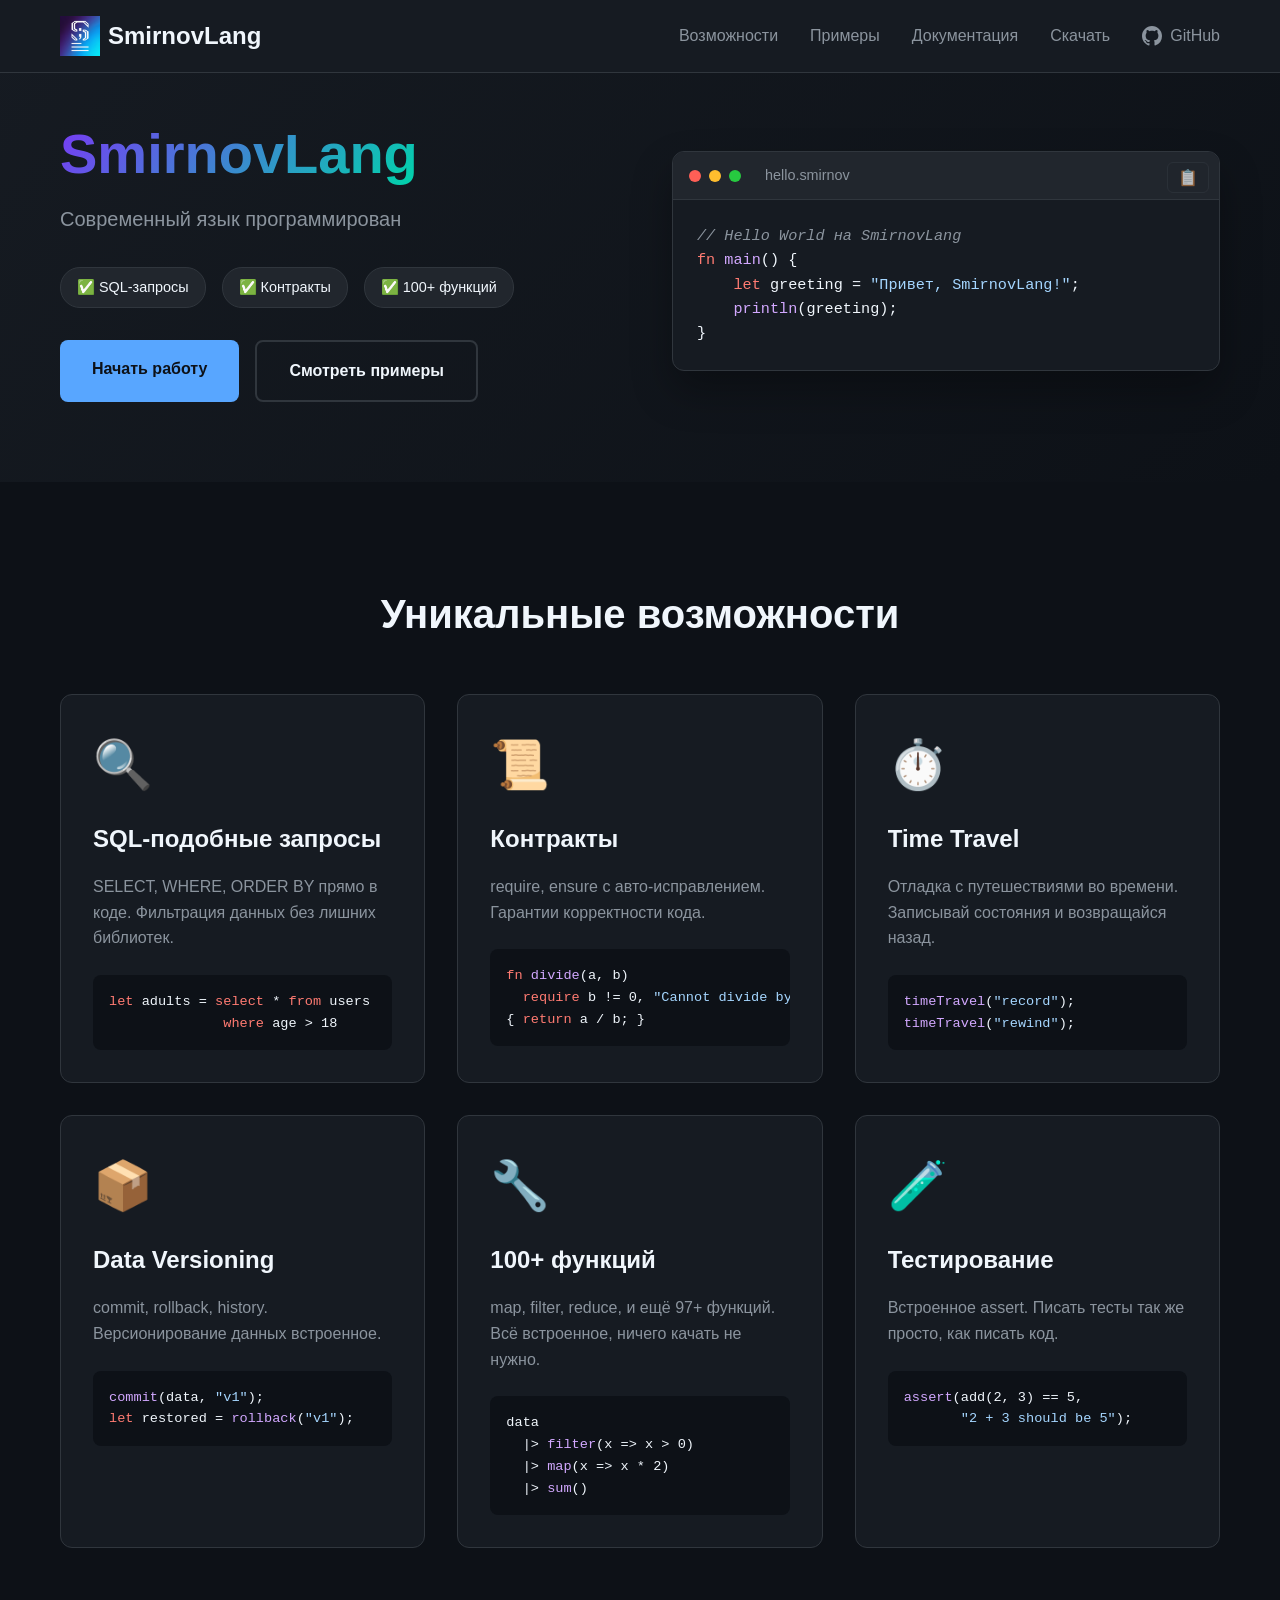
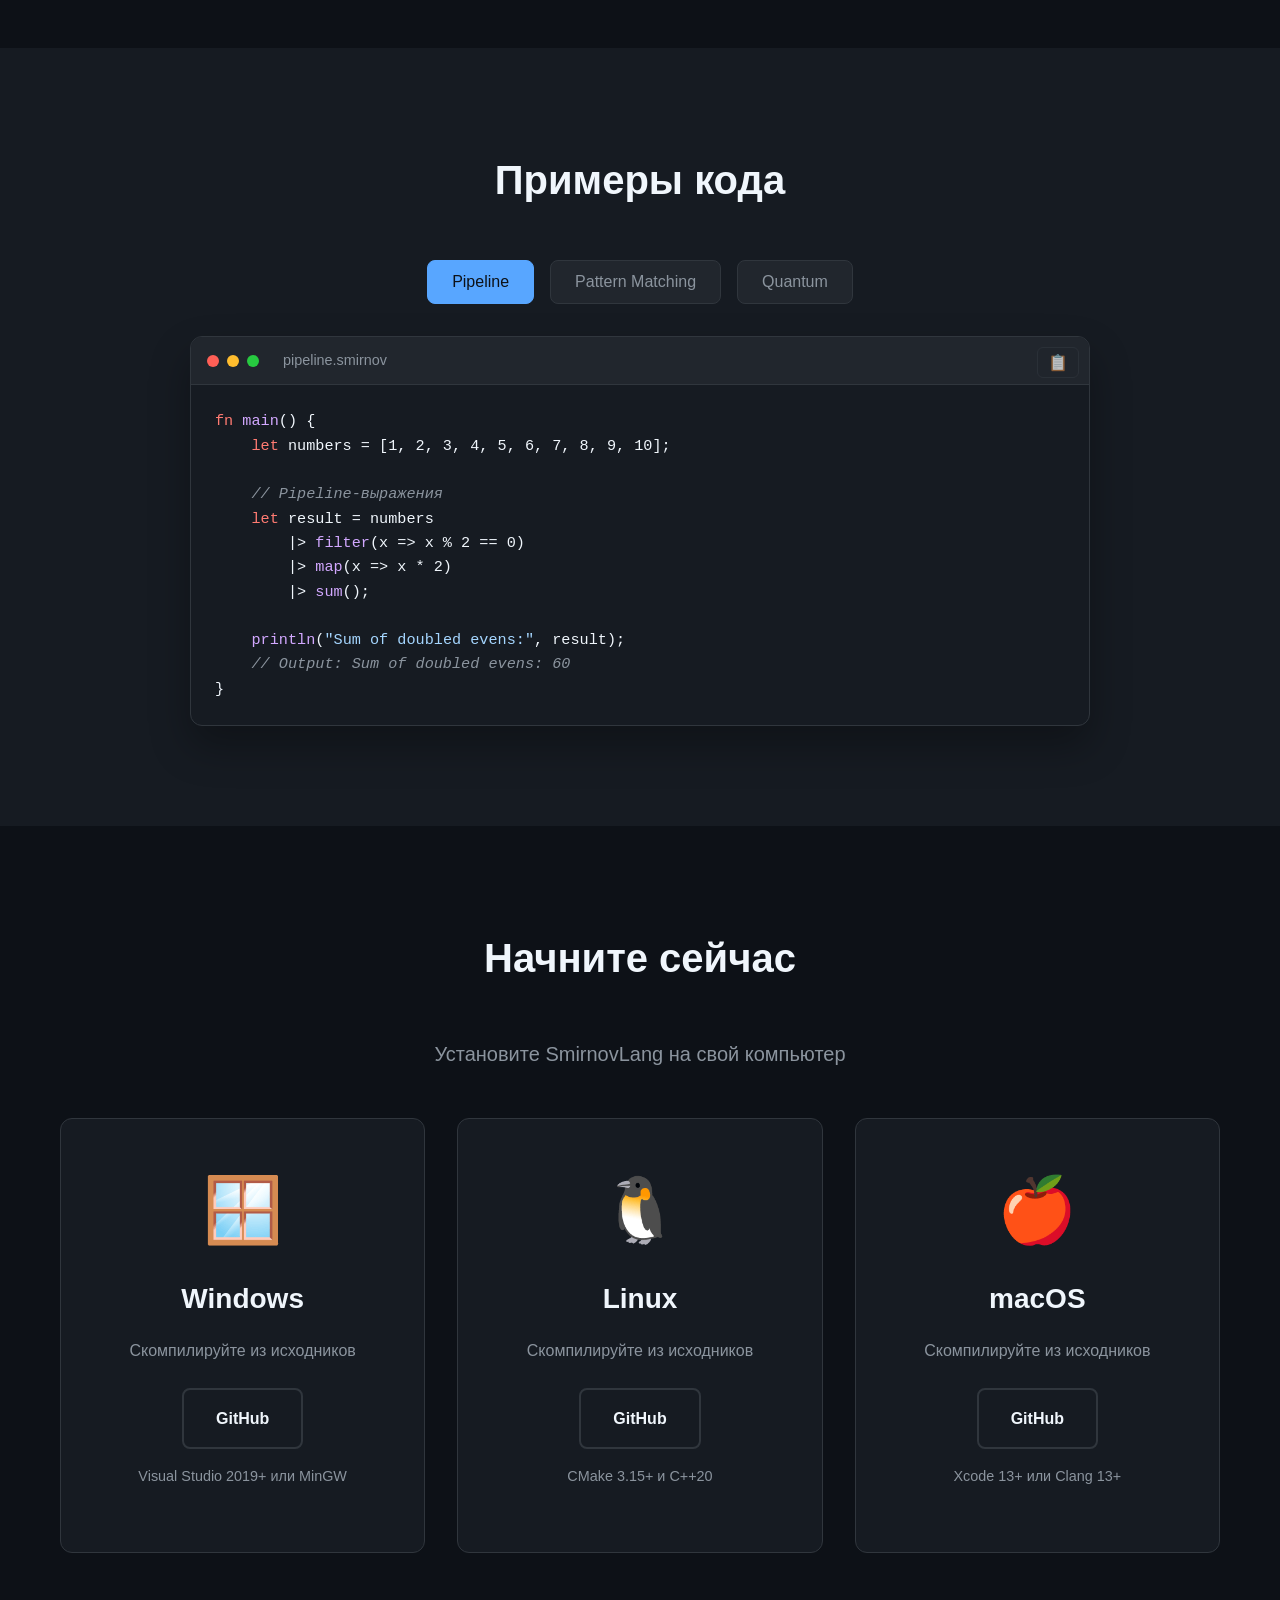
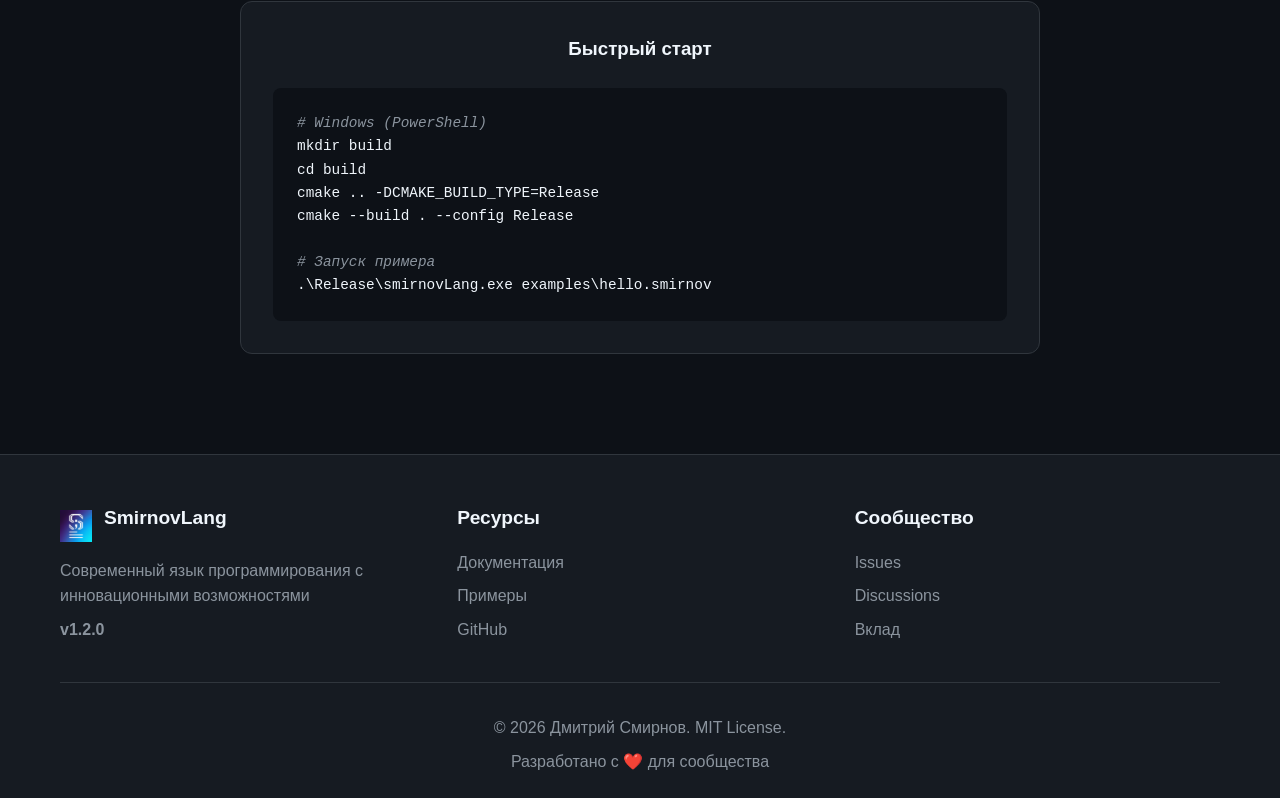
<file: index.html>
<!DOCTYPE html>
<html lang="ru">
<head>
    <meta charset="UTF-8">
    <meta name="viewport" content="width=device-width, initial-scale=1.0">
    <title>SmirnovLang — Современный язык программирования</title>
    <meta name="description" content="Современный язык программирования с инновационными возможностями: SQL-запросы, контракты, time travel debugging и 100+ встроенных функций">
    <link rel="stylesheet" href="css/style.css">
    <link rel="icon" type="image/png" href="logo.png">
</head>
<body>
    <!-- Navigation -->
    <nav class="navbar">
        <div class="container">
            <div class="nav-brand">
                <img src="logo.png" alt="Logo" class="nav-logo">
                <span class="brand-name">SmirnovLang</span>
            </div>
            <ul class="nav-menu">
                <li><a href="#features" class="nav-link">Возможности</a></li>
                <li><a href="#examples" class="nav-link">Примеры</a></li>
                <li><a href="docs/index.html" class="nav-link">Документация</a></li>
                <li><a href="#download" class="nav-link">Скачать</a></li>
                <li><a href="https://github.com/ainsonet/smirnovlang" target="_blank" class="nav-link nav-github">
                    <svg viewBox="0 0 24 24" width="20" height="20" fill="currentColor">
                        <path d="M12 0C5.37 0 0 5.37 0 12c0 5.31 3.435 9.795 8.205 11.385.6.105.825-.255.825-.57 0-.285-.015-1.23-.015-2.235-3.015.555-3.795-.735-4.035-1.41-.135-.345-.72-1.41-1.23-1.695-.42-.225-1.02-.78-.015-.795.945-.015 1.62.87 1.845 1.23 1.08 1.815 2.805 1.305 3.495.99.105-.78.42-1.305.765-1.605-2.67-.3-5.46-1.335-5.46-5.925 0-1.305.465-2.385 1.23-3.225-.12-.3-.54-1.53.12-3.18 0 0 1.005-.315 3.3 1.23.96-.27 1.98-.405 3-.405s2.04.135 3 .405c2.295-1.56 3.3-1.23 3.3-1.23.66 1.65.24 2.88.12 3.18.765.84 1.23 1.905 1.23 3.225 0 4.605-2.805 5.625-5.475 5.925.435.375.81 1.095.81 2.22 0 1.605-.015 2.895-.015 3.3 0 .315.225.69.825.57A12.02 12.02 0 0024 12c0-6.63-5.37-12-12-12z"/>
                    </svg>
                    GitHub
                </a></li>
            </ul>
            <button class="nav-toggle" id="navToggle">
                <span></span>
                <span></span>
                <span></span>
            </button>
        </div>
    </nav>

    <!-- Hero Section -->
    <section class="hero">
        <div class="container">
            <div class="hero-content">
                <h1 class="hero-title">
                    <span class="gradient-text">SmirnovLang</span>
                </h1>
                <p class="hero-subtitle">
                    Современный язык программирования с инновационными возможностями
                </p>
                <div class="hero-features">
                    <span class="feature-badge">✅ SQL-запросы</span>
                    <span class="feature-badge">✅ Контракты</span>
                    <span class="feature-badge">✅ 100+ функций</span>
                </div>
                <div class="hero-buttons">
                    <a href="#download" class="btn btn-primary">Начать работу</a>
                    <a href="#examples" class="btn btn-secondary">Смотреть примеры</a>
                </div>
            </div>
            <div class="hero-code">
                <div class="code-window">
                    <div class="code-header">
                        <span class="code-dot red"></span>
                        <span class="code-dot yellow"></span>
                        <span class="code-dot green"></span>
                        <span class="code-title">hello.smirnov</span>
                    </div>
                    <pre class="code-content"><code><span class="code-comment">// Hello World на SmirnovLang</span>
<span class="code-keyword">fn</span> <span class="code-function">main</span>() {
    <span class="code-keyword">let</span> greeting = <span class="code-string">"Привет, SmirnovLang!"</span>;
    <span class="code-function">println</span>(greeting);
}</code></pre>
                </div>
            </div>
        </div>
    </section>

    <!-- Features Section -->
    <section id="features" class="features">
        <div class="container">
            <h2 class="section-title">Уникальные возможности</h2>
            <div class="features-grid">
                <div class="feature-card">
                    <div class="feature-icon">🔍</div>
                    <h3>SQL-подобные запросы</h3>
                    <p>SELECT, WHERE, ORDER BY прямо в коде. Фильтрация данных без лишних библиотек.</p>
                    <pre><code><span class="code-keyword">let</span> adults = <span class="code-keyword">select</span> * <span class="code-keyword">from</span> users 
              <span class="code-keyword">where</span> age > 18</code></pre>
                </div>
                <div class="feature-card">
                    <div class="feature-icon">📜</div>
                    <h3>Контракты</h3>
                    <p>require, ensure с авто-исправлением. Гарантии корректности кода.</p>
                    <pre><code><span class="code-keyword">fn</span> <span class="code-function">divide</span>(a, b)
  <span class="code-keyword">require</span> b != 0, <span class="code-string">"Cannot divide by zero"</span>
{ <span class="code-keyword">return</span> a / b; }</code></pre>
                </div>
                <div class="feature-card">
                    <div class="feature-icon">⏱️</div>
                    <h3>Time Travel</h3>
                    <p>Отладка с путешествиями во времени. Записывай состояния и возвращайся назад.</p>
                    <pre><code><span class="code-function">timeTravel</span>(<span class="code-string">"record"</span>);
<span class="code-function">timeTravel</span>(<span class="code-string">"rewind"</span>);</code></pre>
                </div>
                <div class="feature-card">
                    <div class="feature-icon">📦</div>
                    <h3>Data Versioning</h3>
                    <p>commit, rollback, history. Версионирование данных встроенное.</p>
                    <pre><code><span class="code-function">commit</span>(data, <span class="code-string">"v1"</span>);
<span class="code-keyword">let</span> restored = <span class="code-function">rollback</span>(<span class="code-string">"v1"</span>);</code></pre>
                </div>
                <div class="feature-card">
                    <div class="feature-icon">🔧</div>
                    <h3>100+ функций</h3>
                    <p>map, filter, reduce, и ещё 97+ функций. Всё встроенное, ничего качать не нужно.</p>
                    <pre><code>data 
  |> <span class="code-function">filter</span>(x => x > 0)
  |> <span class="code-function">map</span>(x => x * 2)
  |> <span class="code-function">sum</span>()</code></pre>
                </div>
                <div class="feature-card">
                    <div class="feature-icon">🧪</div>
                    <h3>Тестирование</h3>
                    <p>Встроенное assert. Писать тесты так же просто, как писать код.</p>
                    <pre><code><span class="code-function">assert</span>(add(2, 3) == 5, 
       <span class="code-string">"2 + 3 should be 5"</span>);</code></pre>
                </div>
            </div>
        </div>
    </section>

    <!-- Examples Section -->
    <section id="examples" class="examples">
        <div class="container">
            <h2 class="section-title">Примеры кода</h2>
            <div class="examples-tabs">
                <button class="tab-btn active" data-tab="pipeline">Pipeline</button>
                <button class="tab-btn" data-tab="pattern">Pattern Matching</button>
                <button class="tab-btn" data-tab="quantum">Quantum</button>
            </div>
            <div class="tab-content">
                <div class="tab-pane active" id="pipeline">
                    <div class="code-window large">
                        <div class="code-header">
                            <span class="code-dot red"></span>
                            <span class="code-dot yellow"></span>
                            <span class="code-dot green"></span>
                            <span class="code-title">pipeline.smirnov</span>
                        </div>
                        <pre class="code-content"><code><span class="code-keyword">fn</span> <span class="code-function">main</span>() {
    <span class="code-keyword">let</span> numbers = [1, 2, 3, 4, 5, 6, 7, 8, 9, 10];
    
    <span class="code-comment">// Pipeline-выражения</span>
    <span class="code-keyword">let</span> result = numbers
        |> <span class="code-function">filter</span>(x => x % 2 == 0)
        |> <span class="code-function">map</span>(x => x * 2)
        |> <span class="code-function">sum</span>();
    
    <span class="code-function">println</span>(<span class="code-string">"Sum of doubled evens:"</span>, result);
    <span class="code-comment">// Output: Sum of doubled evens: 60</span>
}</code></pre>
                    </div>
                </div>
                <div class="tab-pane" id="pattern">
                    <div class="code-window large">
                        <div class="code-header">
                            <span class="code-dot red"></span>
                            <span class="code-dot yellow"></span>
                            <span class="code-dot green"></span>
                            <span class="code-title">pattern.smirnov</span>
                        </div>
                        <pre class="code-content"><code><span class="code-keyword">fn</span> <span class="code-function">describeNumber</span>(n: <span class="code-type">int</span>) -> <span class="code-type">string</span> {
    <span class="code-keyword">match</span> n {
        0 -> <span class="code-string">"zero"</span>,
        1 -> <span class="code-string">"one"</span>,
        2 -> <span class="code-string">"two"</span>,
        _ -> <span class="code-string">"many"</span>
    }
}

<span class="code-keyword">fn</span> <span class="code-function">main</span>() {
    <span class="code-keyword">let</span> desc = <span class="code-function">describeNumber</span>(5);
    <span class="code-function">println</span>(<span class="code-string">"5 is:"</span>, desc);
}</code></pre>
                    </div>
                </div>
                <div class="tab-pane" id="quantum">
                    <div class="code-window large">
                        <div class="code-header">
                            <span class="code-dot red"></span>
                            <span class="code-dot yellow"></span>
                            <span class="code-dot green"></span>
                            <span class="code-title">quantum.smirnov</span>
                        </div>
                        <pre class="code-content"><code><span class="code-keyword">fn</span> <span class="code-function">main</span>() {
    <span class="code-comment">// Создаем суперпозицию состояний</span>
    <span class="code-keyword">let</span> quantumState = <span class="code-function">quantum</span>(42, <span class="code-string">"hello"</span>, 3.14);
    
    <span class="code-comment">// Наблюдаем (коллапсируем)</span>
    <span class="code-keyword">let</span> observed = <span class="code-function">observe</span>(quantumState);
    <span class="code-function">println</span>(<span class="code-string">"Observed:"</span>, observed);
}</code></pre>
                    </div>
                </div>
            </div>
        </div>
    </section>

    <!-- Download Section -->
    <section id="download" class="download">
        <div class="container">
            <h2 class="section-title">Начните сейчас</h2>
            <p class="download-subtitle">Установите SmirnovLang на свой компьютер</p>
            <div class="download-options">
                <div class="download-card">
                    <div class="download-icon">🪟</div>
                    <h3>Windows</h3>
                    <p>Скомпилируйте из исходников</p>
                    <a href="https://github.com/ainsonet/smirnovlang" class="btn btn-secondary">GitHub</a>
                    <p class="download-note">Visual Studio 2019+ или MinGW</p>
                </div>
                <div class="download-card">
                    <div class="download-icon">🐧</div>
                    <h3>Linux</h3>
                    <p>Скомпилируйте из исходников</p>
                    <a href="https://github.com/ainsonet/smirnovlang" class="btn btn-secondary">GitHub</a>
                    <p class="download-note">CMake 3.15+ и C++20</p>
                </div>
                <div class="download-card">
                    <div class="download-icon">🍎</div>
                    <h3>macOS</h3>
                    <p>Скомпилируйте из исходников</p>
                    <a href="https://github.com/ainsonet/smirnovlang" class="btn btn-secondary">GitHub</a>
                    <p class="download-note">Xcode 13+ или Clang 13+</p>
                </div>
            </div>
            <div class="quick-start">
                <h3>Быстрый старт</h3>
                <pre><code><span class="code-comment"># Windows (PowerShell)</span>
mkdir build
cd build
cmake .. -DCMAKE_BUILD_TYPE=Release
cmake --build . --config Release

<span class="code-comment"># Запуск примера</span>
.\Release\smirnovLang.exe examples\hello.smirnov</code></pre>
            </div>
        </div>
    </section>

    <!-- Footer -->
    <footer class="footer">
        <div class="container">
            <div class="footer-content">
                <div class="footer-section">
                    <div class="footer-brand">
                        <img src="logo.png" alt="Logo" class="footer-logo">
                        <h4>SmirnovLang</h4>
                    </div>
                    <p>Современный язык программирования с инновационными возможностями</p>
                    <p class="version">v1.2.0</p>
                </div>
                <div class="footer-section">
                    <h4>Ресурсы</h4>
                    <ul>
                        <li><a href="#docs">Документация</a></li>
                        <li><a href="#examples">Примеры</a></li>
                        <li><a href="https://github.com/ainsonet/smirnovlang">GitHub</a></li>
                    </ul>
                </div>
                <div class="footer-section">
                    <h4>Сообщество</h4>
                    <ul>
                        <li><a href="https://github.com/ainsonet/smirnovlang/issues">Issues</a></li>
                        <li><a href="https://github.com/ainsonet/smirnovlang/discussions">Discussions</a></li>
                        <li><a href="CONTRIBUTING.md">Вклад</a></li>
                    </ul>
                </div>
            </div>
            <div class="footer-bottom">
                <p>&copy; 2026 Дмитрий Смирнов. MIT License.</p>
                <p>Разработано с ❤️ для сообщества</p>
            </div>
        </div>
    </footer>

    <script src="js/main.js"></script>
</body>
</html>
</file>
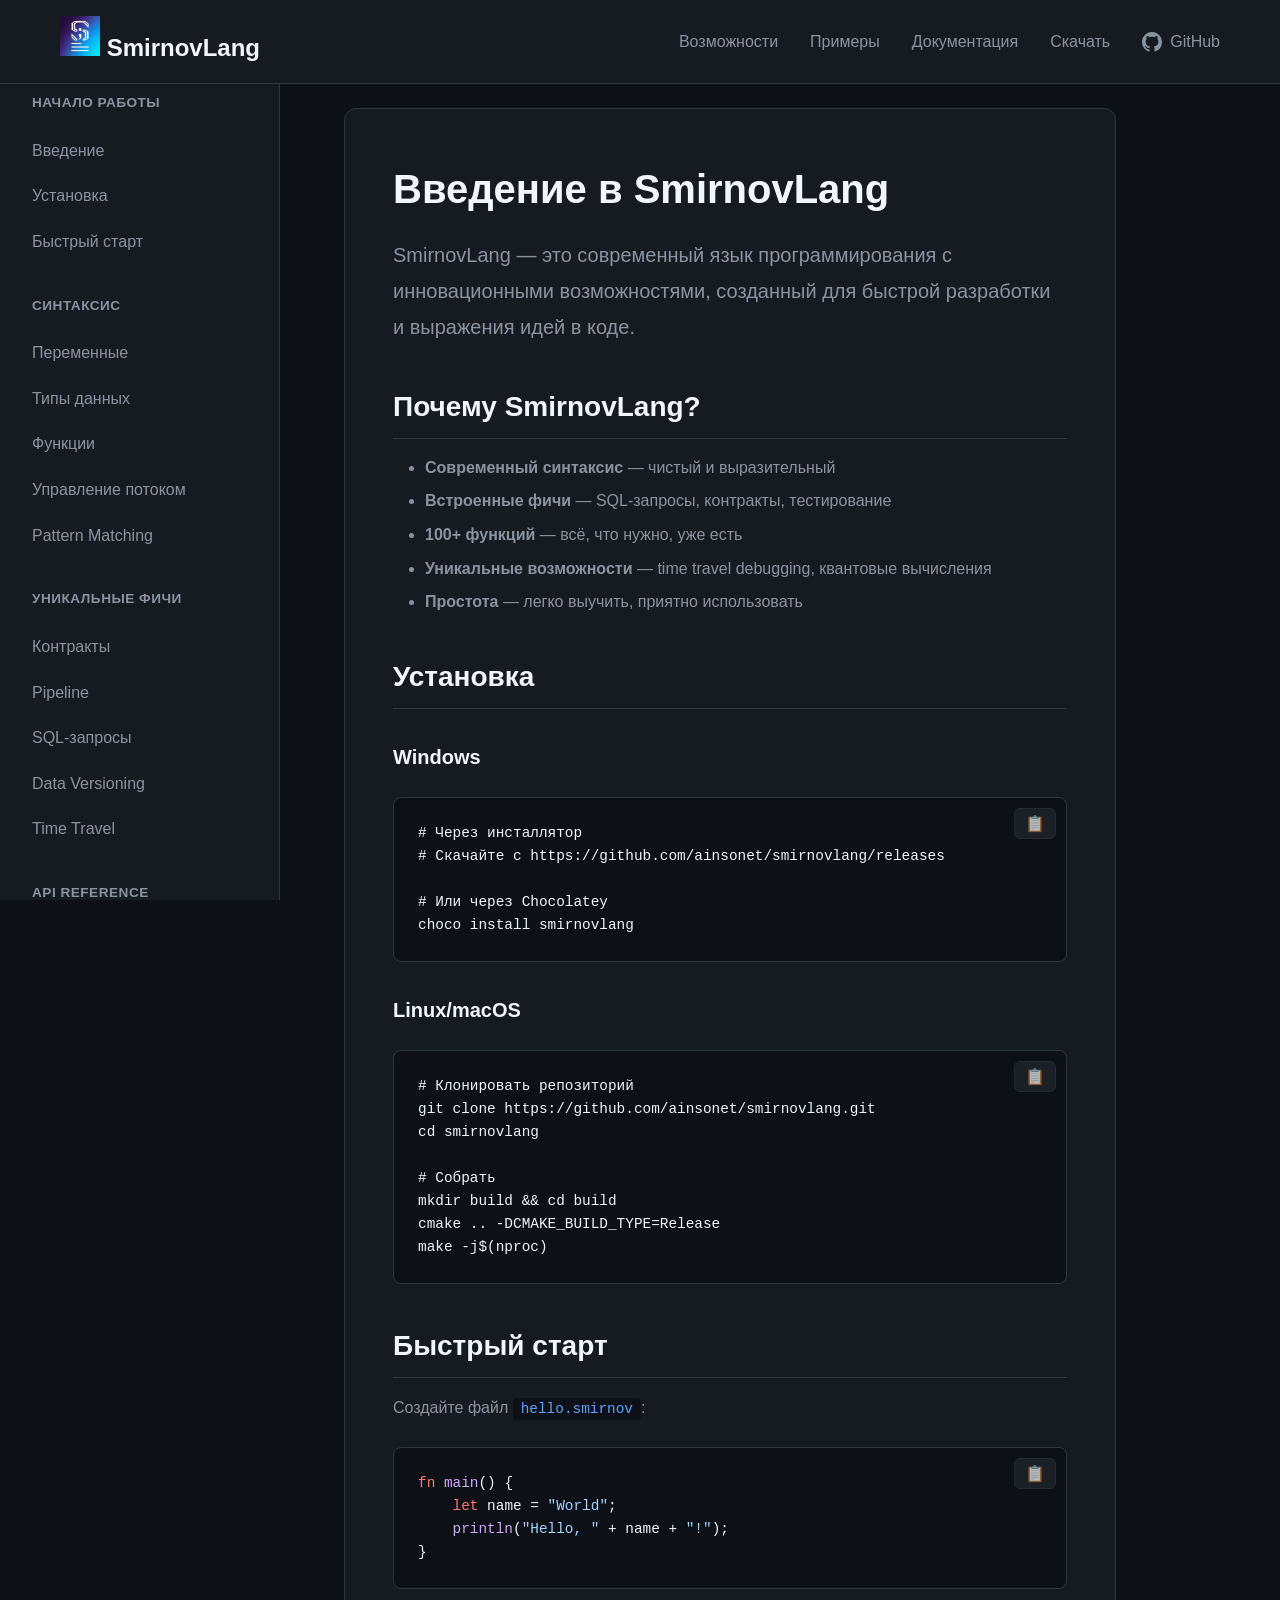
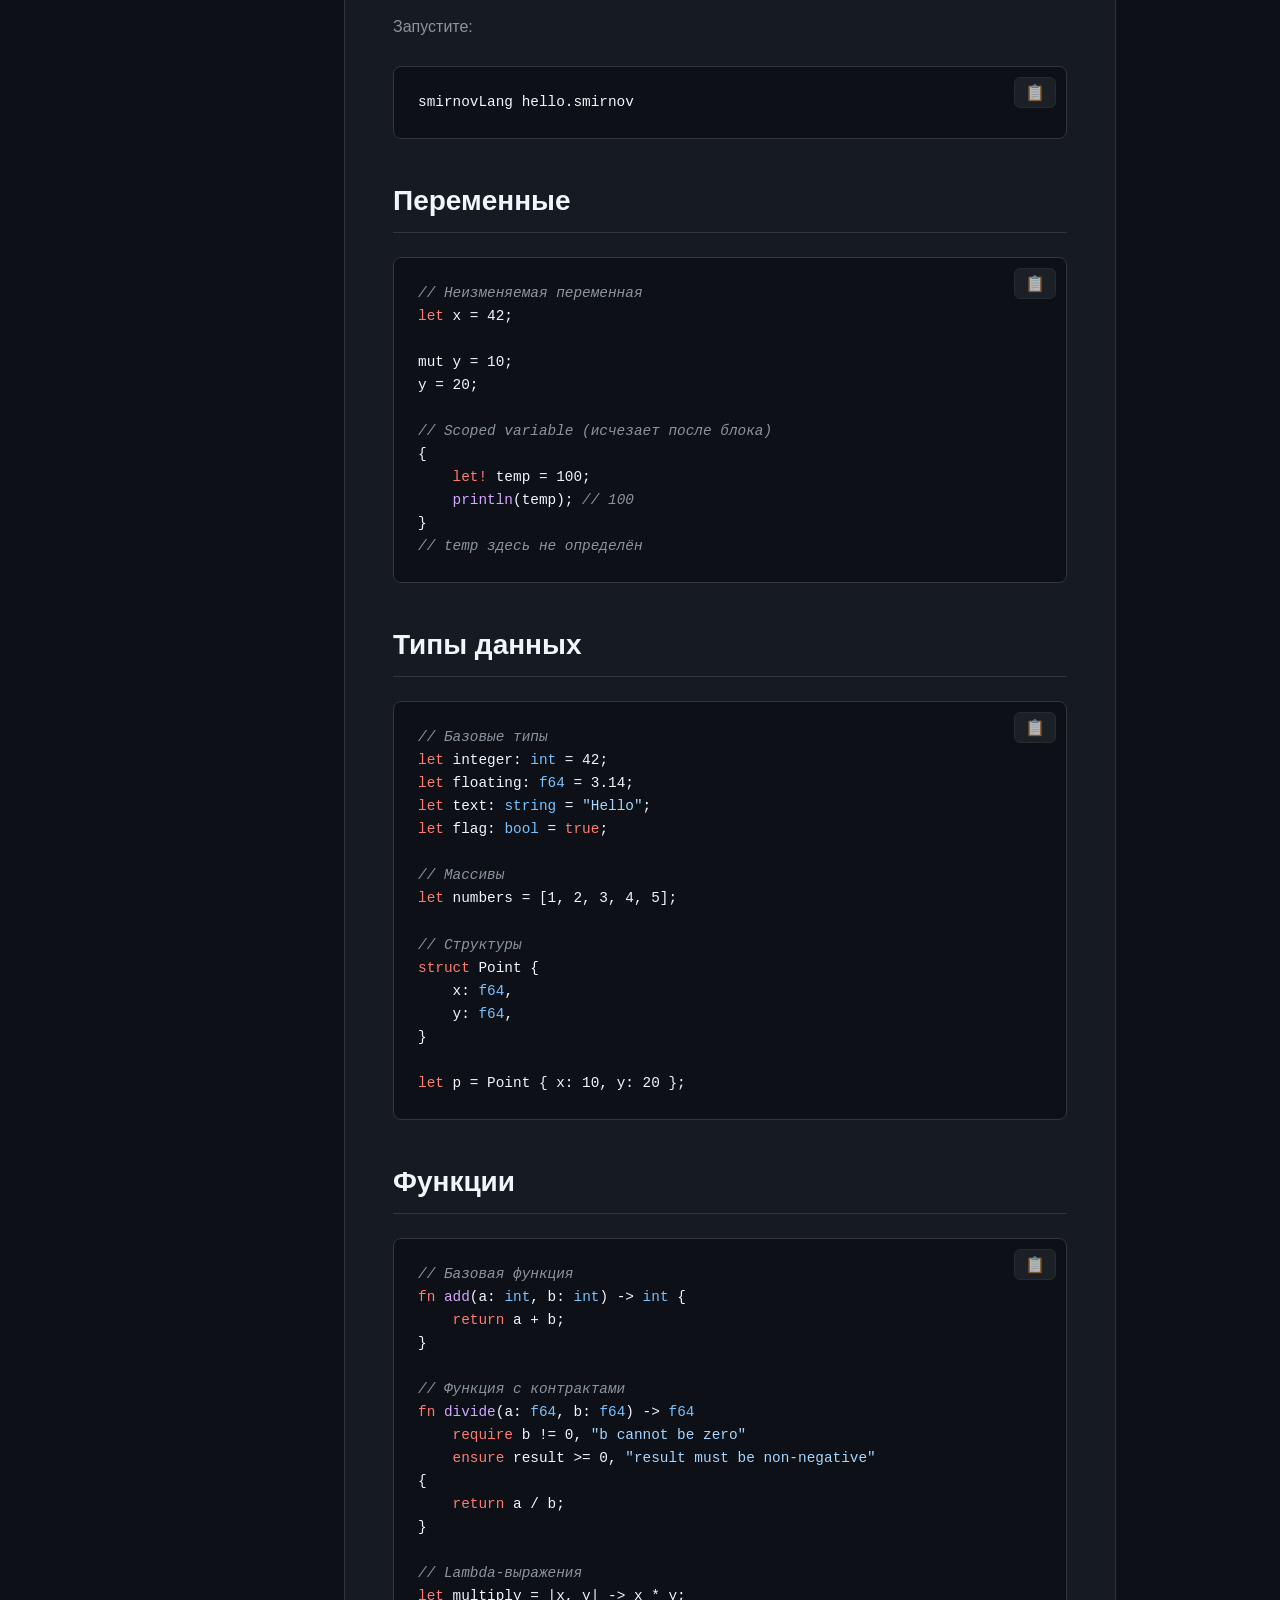
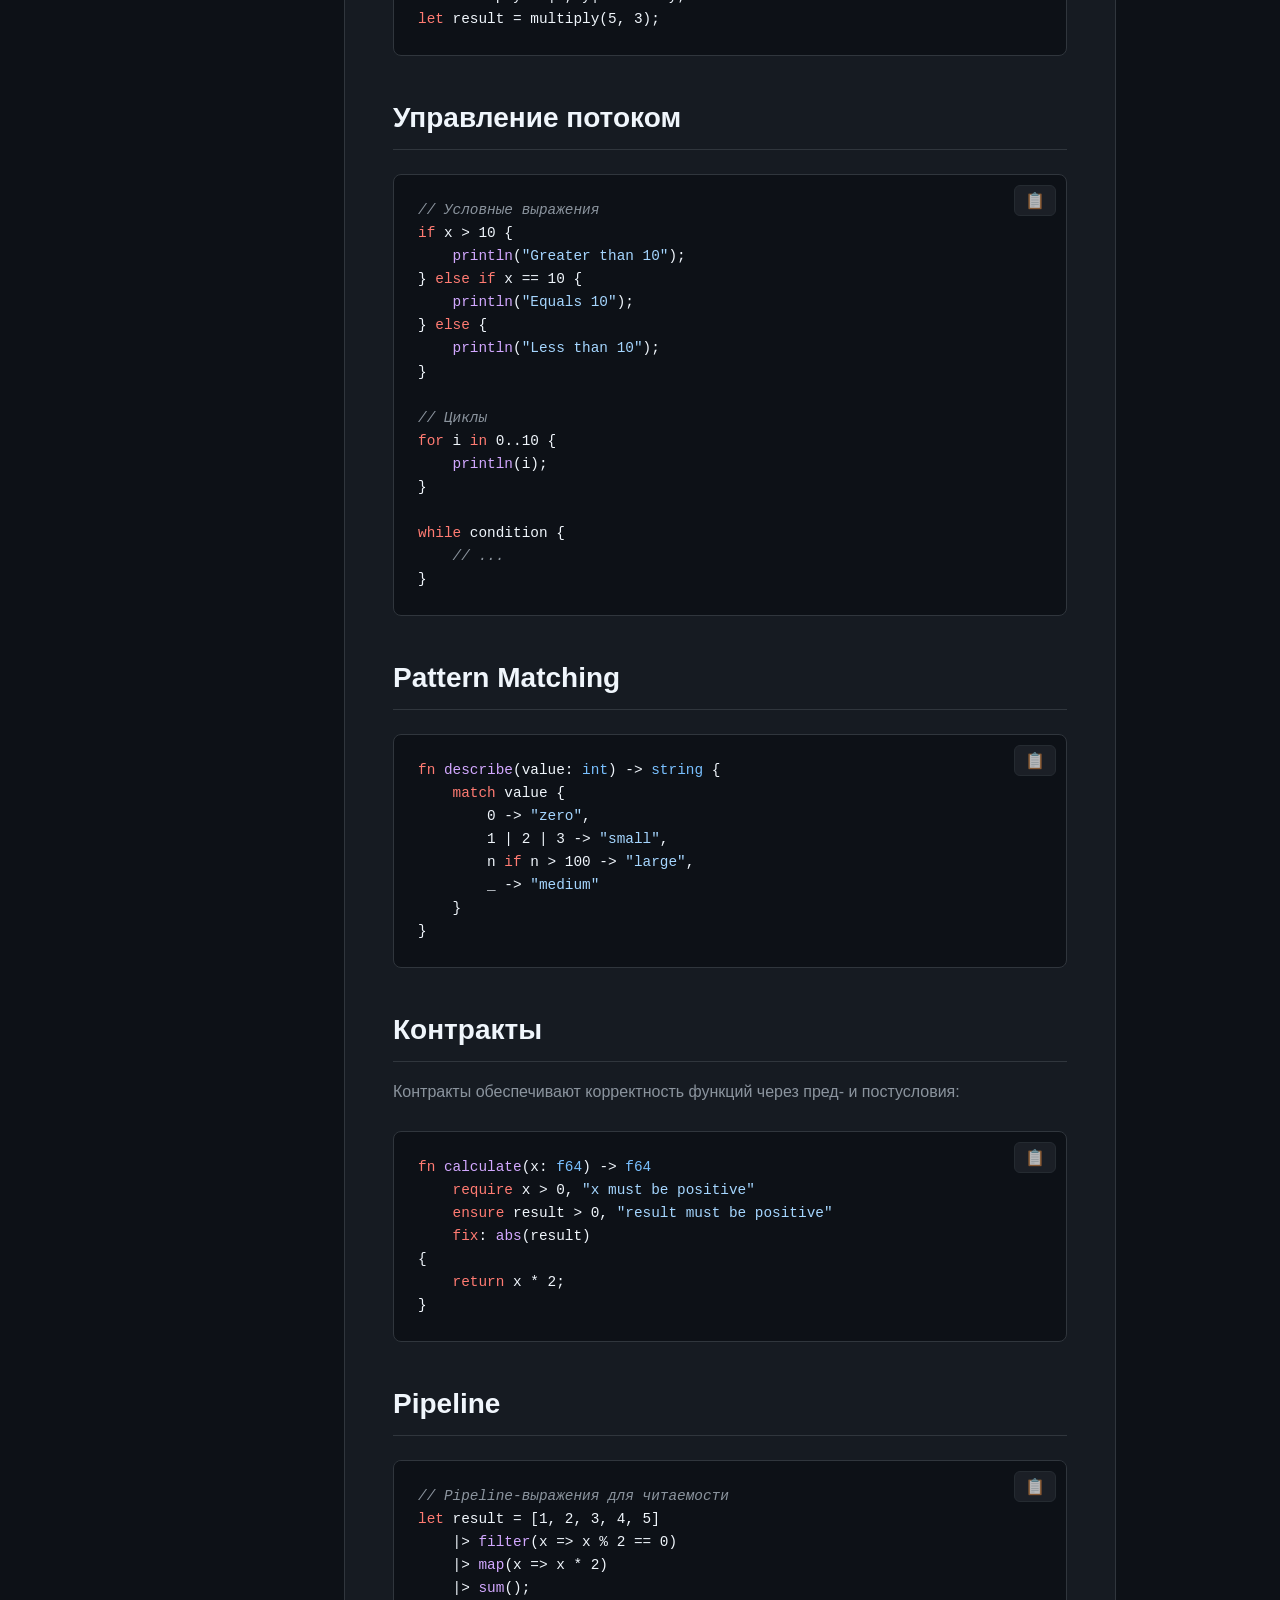
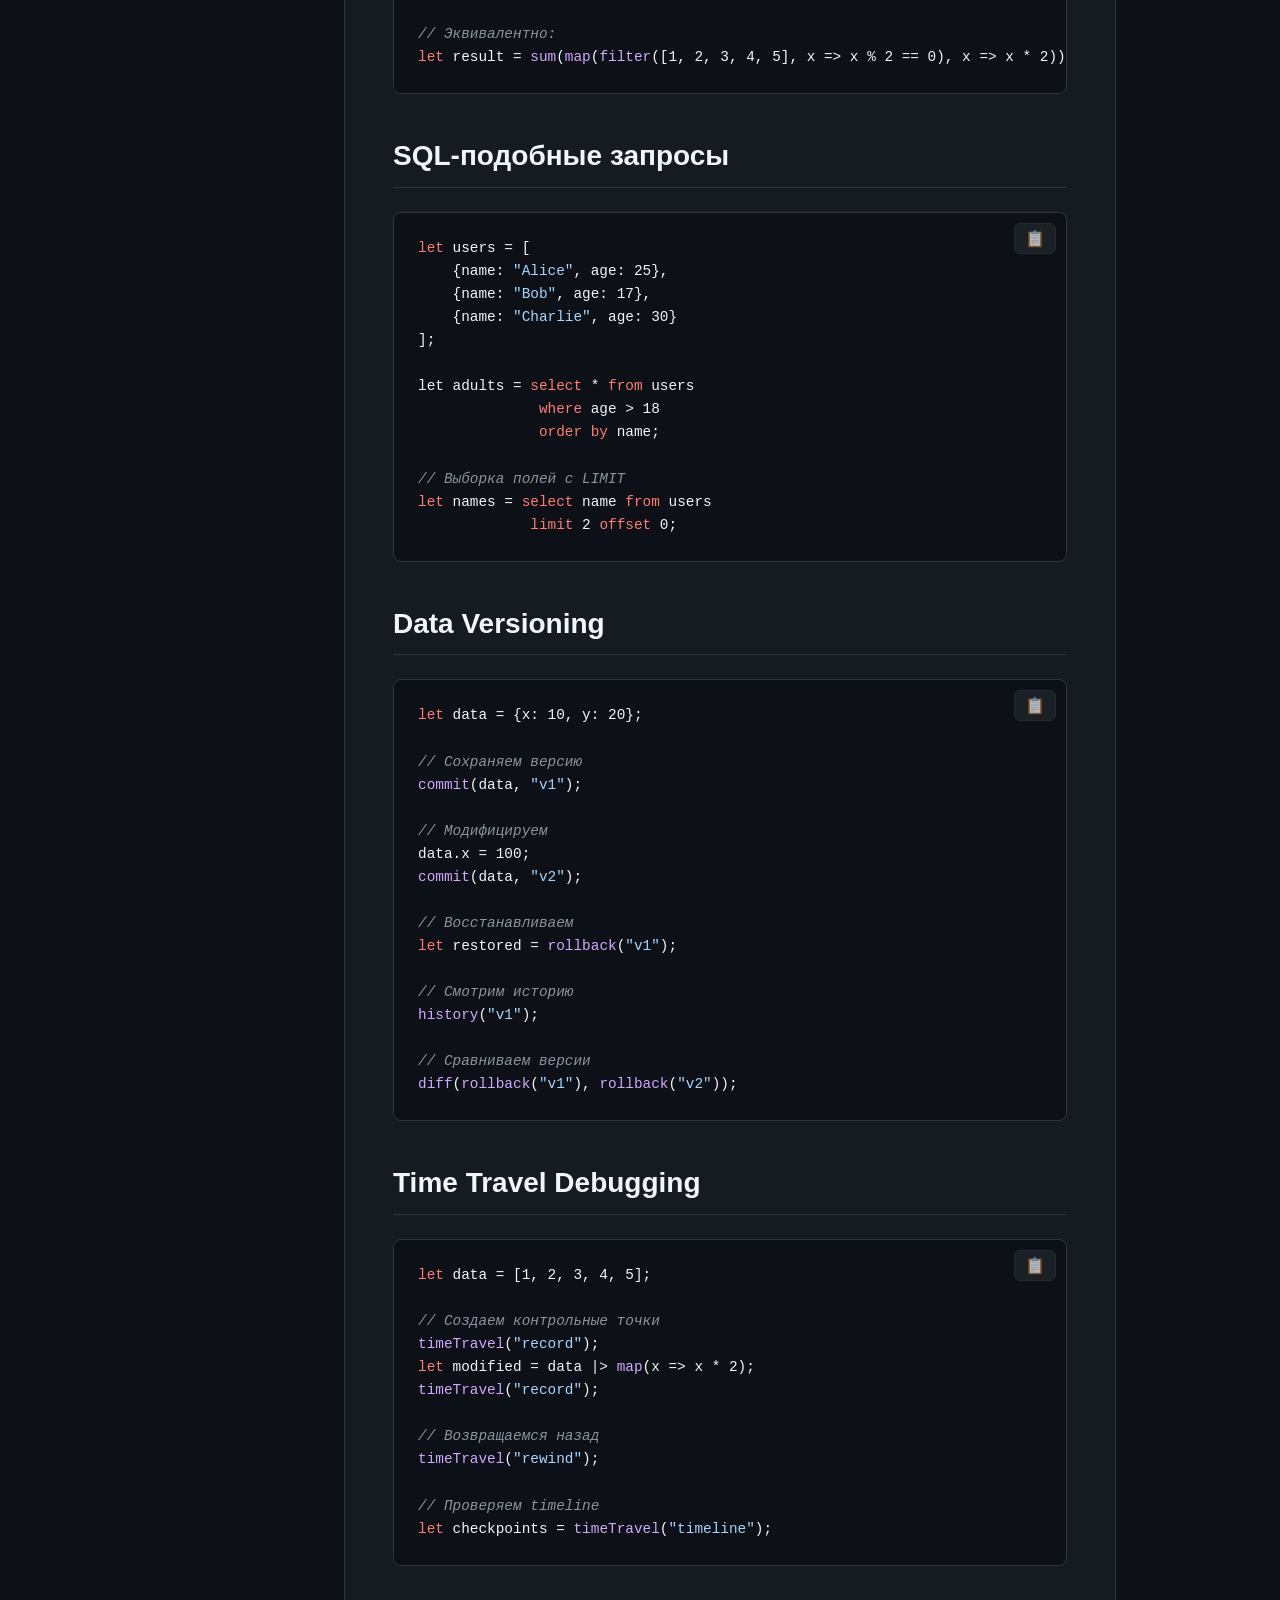
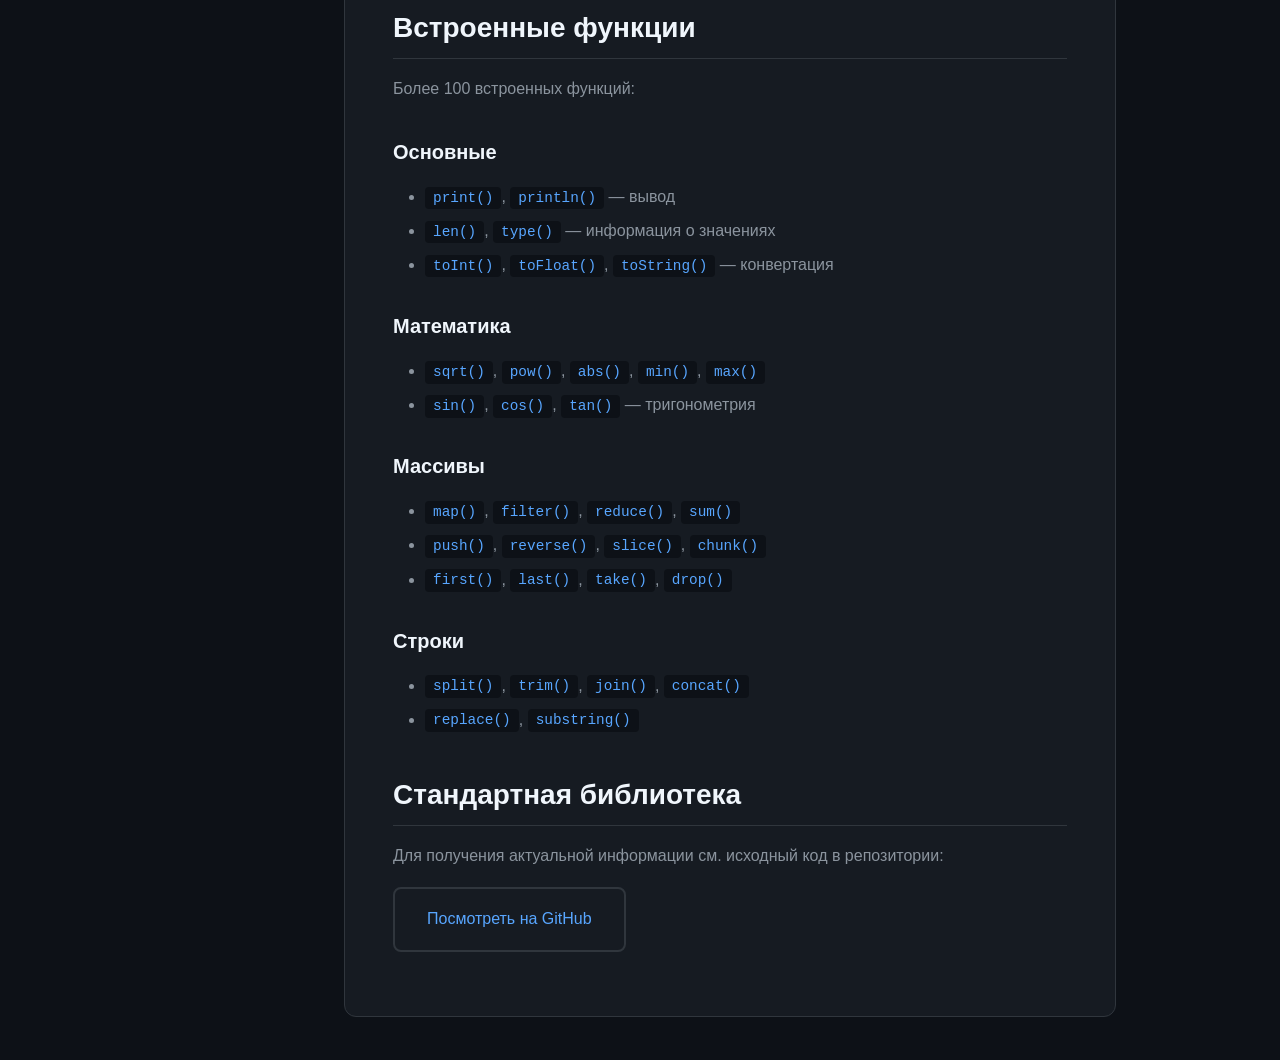
<file: docs/index.html>
<!DOCTYPE html>
<html lang="ru">
<head>
    <meta charset="UTF-8">
    <meta name="viewport" content="width=device-width, initial-scale=1.0">
    <title>Документация — SmirnovLang</title>
    <meta name="description" content="Полная документация языка SmirnovLang: синтаксис, API, примеры использования">
    <link rel="stylesheet" href="../css/style.css">
    <link rel="stylesheet" href="./css/docs.css">
</head>
<body>
    <!-- Navigation -->
    <nav class="navbar">
        <div class="container">
            <div class="nav-brand">
                <a href="../index.html" style="text-decoration: none; color: inherit;">
                    <img src="../logo.png" alt="Logo" class="nav-logo">
                    <span class="brand-name">SmirnovLang</span>
                </a>
            </div>
            <ul class="nav-menu">
                <li><a href="../index.html#features" class="nav-link">Возможности</a></li>
                <li><a href="../index.html#examples" class="nav-link">Примеры</a></li>
                <li><a href="#" class="nav-link active">Документация</a></li>
                <li><a href="../index.html#download" class="nav-link">Скачать</a></li>
                <li><a href="https://github.com/ainsonet/smirnovlang" target="_blank" class="nav-link nav-github">
                    <svg viewBox="0 0 24 24" width="20" height="20" fill="currentColor">
                        <path d="M12 0C5.37 0 0 5.37 0 12c0 5.31 3.435 9.795 8.205 11.385.6.105.825-.255.825-.57 0-.285-.015-1.23-.015-2.235-3.015.555-3.795-.735-4.035-1.41-.135-.345-.72-1.41-1.23-1.695-.42-.225-1.02-.78-.015-.795.945-.015 1.62.87 1.845 1.23 1.08 1.815 2.805 1.305 3.495.99.105-.78.42-1.305.765-1.605-2.67-.3-5.46-1.335-5.46-5.925 0-1.305.465-2.385 1.23-3.225-.12-.3-.54-1.53.12-3.18 0 0 1.005-.315 3.3 1.23.96-.27 1.98-.405 3-.405s2.04.135 3 .405c2.295-1.56 3.3-1.23 3.3-1.23.66 1.65.24 2.88.12 3.18.765.84 1.23 1.905 1.23 3.225 0 4.605-2.805 5.625-5.475 5.925.435.375.81 1.095.81 2.22 0 1.605-.015 2.895-.015 3.3 0 .315.225.69.825.57A12.02 12.02 0 0024 12c0-6.63-5.37-12-12-12z"/>
                    </svg>
                    GitHub
                </a></li>
            </ul>
        </div>
    </nav>

    <!-- Docs Container -->
    <div class="docs-container">
        <!-- Sidebar -->
        <aside class="docs-sidebar">
            <div class="docs-nav">
                <h3>Начало работы</h3>
                <ul>
                    <li><a href="#introduction" class="active">Введение</a></li>
                    <li><a href="#installation">Установка</a></li>
                    <li><a href="#quickstart">Быстрый старт</a></li>
                </ul>

                <h3>Синтаксис</h3>
                <ul>
                    <li><a href="#variables">Переменные</a></li>
                    <li><a href="#types">Типы данных</a></li>
                    <li><a href="#functions">Функции</a></li>
                    <li><a href="#control-flow">Управление потоком</a></li>
                    <li><a href="#pattern-matching">Pattern Matching</a></li>
                </ul>

                <h3>Уникальные фичи</h3>
                <ul>
                    <li><a href="#contracts">Контракты</a></li>
                    <li><a href="#pipeline">Pipeline</a></li>
                    <li><a href="#sql-queries">SQL-запросы</a></li>
                    <li><a href="#data-versioning">Data Versioning</a></li>
                    <li><a href="#time-travel">Time Travel</a></li>
                </ul>

                <h3>API Reference</h3>
                <ul>
                    <li><a href="#builtins">Встроенные функции</a></li>
                    <li><a href="#stdlib">Стандартная библиотека</a></li>
                </ul>
            </div>
        </aside>

        <!-- Main Content -->
        <main class="docs-content">
            <article>
                <h1 id="introduction">Введение в SmirnovLang</h1>
                <p class="lead">SmirnovLang — это современный язык программирования с инновационными возможностями, созданный для быстрой разработки и выражения идей в коде.</p>

                <h2>Почему SmirnovLang?</h2>
                <ul>
                    <li><strong>Современный синтаксис</strong> — чистый и выразительный</li>
                    <li><strong>Встроенные фичи</strong> — SQL-запросы, контракты, тестирование</li>
                    <li><strong>100+ функций</strong> — всё, что нужно, уже есть</li>
                    <li><strong>Уникальные возможности</strong> — time travel debugging, квантовые вычисления</li>
                    <li><strong>Простота</strong> — легко выучить, приятно использовать</li>
                </ul>

                <h2 id="installation">Установка</h2>
                <h3>Windows</h3>
                <pre><code class="language-powershell"># Через инсталлятор
# Скачайте с https://github.com/ainsonet/smirnovlang/releases

# Или через Chocolatey
choco install smirnovlang</code></pre>

                <h3>Linux/macOS</h3>
                <pre><code class="language-bash"># Клонировать репозиторий
git clone https://github.com/ainsonet/smirnovlang.git
cd smirnovlang

# Собрать
mkdir build && cd build
cmake .. -DCMAKE_BUILD_TYPE=Release
make -j$(nproc)</code></pre>

                <h2 id="quickstart">Быстрый старт</h2>
                <p>Создайте файл <code>hello.smirnov</code>:</p>
                <pre><code class="language-smirnov"><span class="code-keyword">fn</span> <span class="code-function">main</span>() {
    <span class="code-keyword">let</span> name = <span class="code-string">"World"</span>;
    <span class="code-function">println</span>(<span class="code-string">"Hello, "</span> + name + <span class="code-string">"!"</span>);
}</code></pre>

                <p>Запустите:</p>
                <pre><code class="language-bash">smirnovLang hello.smirnov</code></pre>

                <h2 id="variables">Переменные</h2>
                <pre><code class="language-smirnov"><span class="code-comment">// Неизменяемая переменная</span>
<span class="code-keyword">let</span> x = 42;

<span class="code-comment// Изменяемая переменная</span>
<span class="code-keyword">mut</span> y = 10;
y = 20;

<span class="code-comment">// Scoped variable (исчезает после блока)</span>
{
    <span class="code-keyword">let!</span> temp = 100;
    <span class="code-function">println</span>(temp); <span class="code-comment">// 100</span>
}
<span class="code-comment">// temp здесь не определён</span></code></pre>

                <h2 id="types">Типы данных</h2>
                <pre><code class="language-smirnov"><span class="code-comment">// Базовые типы</span>
<span class="code-keyword">let</span> integer: <span class="code-type">int</span> = 42;
<span class="code-keyword">let</span> floating: <span class="code-type">f64</span> = 3.14;
<span class="code-keyword">let</span> text: <span class="code-type">string</span> = <span class="code-string">"Hello"</span>;
<span class="code-keyword">let</span> flag: <span class="code-type">bool</span> = <span class="code-keyword">true</span>;

<span class="code-comment">// Массивы</span>
<span class="code-keyword">let</span> numbers = [1, 2, 3, 4, 5];

<span class="code-comment">// Структуры</span>
<span class="code-keyword">struct</span> Point {
    x: <span class="code-type">f64</span>,
    y: <span class="code-type">f64</span>,
}

<span class="code-keyword">let</span> p = Point { x: 10, y: 20 };</code></pre>

                <h2 id="functions">Функции</h2>
                <pre><code class="language-smirnov"><span class="code-comment">// Базовая функция</span>
<span class="code-keyword">fn</span> <span class="code-function">add</span>(a: <span class="code-type">int</span>, b: <span class="code-type">int</span>) -> <span class="code-type">int</span> {
    <span class="code-keyword">return</span> a + b;
}

<span class="code-comment">// Функция с контрактами</span>
<span class="code-keyword">fn</span> <span class="code-function">divide</span>(a: <span class="code-type">f64</span>, b: <span class="code-type">f64</span>) -> <span class="code-type">f64</span>
    <span class="code-keyword">require</span> b != 0, <span class="code-string">"b cannot be zero"</span>
    <span class="code-keyword">ensure</span> result >= 0, <span class="code-string">"result must be non-negative"</span>
{
    <span class="code-keyword">return</span> a / b;
}

<span class="code-comment">// Lambda-выражения</span>
<span class="code-keyword">let</span> multiply = |x, y| -> x * y;
<span class="code-keyword">let</span> result = multiply(5, 3);</code></pre>

                <h2 id="control-flow">Управление потоком</h2>
                <pre><code class="language-smirnov"><span class="code-comment">// Условные выражения</span>
<span class="code-keyword">if</span> x > 10 {
    <span class="code-function">println</span>(<span class="code-string">"Greater than 10"</span>);
} <span class="code-keyword">else if</span> x == 10 {
    <span class="code-function">println</span>(<span class="code-string">"Equals 10"</span>);
} <span class="code-keyword">else</span> {
    <span class="code-function">println</span>(<span class="code-string">"Less than 10"</span>);
}

<span class="code-comment">// Циклы</span>
<span class="code-keyword">for</span> i <span class="code-keyword">in</span> 0..10 {
    <span class="code-function">println</span>(i);
}

<span class="code-keyword">while</span> condition {
    <span class="code-comment">// ...</span>
}</code></pre>

                <h2 id="pattern-matching">Pattern Matching</h2>
                <pre><code class="language-smirnov"><span class="code-keyword">fn</span> <span class="code-function">describe</span>(value: <span class="code-type">int</span>) -> <span class="code-type">string</span> {
    <span class="code-keyword">match</span> value {
        0 -> <span class="code-string">"zero"</span>,
        1 | 2 | 3 -> <span class="code-string">"small"</span>,
        n <span class="code-keyword">if</span> n > 100 -> <span class="code-string">"large"</span>,
        _ -> <span class="code-string">"medium"</span>
    }
}</code></pre>

                <h2 id="contracts">Контракты</h2>
                <p>Контракты обеспечивают корректность функций через пред- и постусловия:</p>
                <pre><code class="language-smirnov"><span class="code-keyword">fn</span> <span class="code-function">calculate</span>(x: <span class="code-type">f64</span>) -> <span class="code-type">f64</span>
    <span class="code-keyword">require</span> x > 0, <span class="code-string">"x must be positive"</span>
    <span class="code-keyword">ensure</span> result > 0, <span class="code-string">"result must be positive"</span>
    <span class="code-keyword">fix</span>: <span class="code-function">abs</span>(result)
{
    <span class="code-keyword">return</span> x * 2;
}</code></pre>

                <h2 id="pipeline">Pipeline</h2>
                <pre><code class="language-smirnov"><span class="code-comment">// Pipeline-выражения для читаемости</span>
<span class="code-keyword">let</span> result = [1, 2, 3, 4, 5]
    |> <span class="code-function">filter</span>(x => x % 2 == 0)
    |> <span class="code-function">map</span>(x => x * 2)
    |> <span class="code-function">sum</span>();

<span class="code-comment">// Эквивалентно:</span>
<span class="code-keyword">let</span> result = <span class="code-function">sum</span>(<span class="code-function">map</span>(<span class="code-function">filter</span>([1, 2, 3, 4, 5], x => x % 2 == 0), x => x * 2));</code></pre>

                <h2 id="sql-queries">SQL-подобные запросы</h2>
                <pre><code class="language-smirnov"><span class="code-keyword">let</span> users = [
    {name: <span class="code-string">"Alice"</span>, age: 25},
    {name: <span class="code-string">"Bob"</span>, age: 17},
    {name: <span class="code-string">"Charlie"</span>, age: 30}
];

<span class="code-comment// Фильтрация и сортировка</span>
<span class="code-keyword">let</span> adults = <span class="code-keyword">select</span> * <span class="code-keyword">from</span> users 
              <span class="code-keyword">where</span> age > 18 
              <span class="code-keyword">order by</span> name;

<span class="code-comment">// Выборка полей с LIMIT</span>
<span class="code-keyword">let</span> names = <span class="code-keyword">select</span> name <span class="code-keyword">from</span> users 
             <span class="code-keyword">limit</span> 2 <span class="code-keyword">offset</span> 0;</code></pre>

                <h2 id="data-versioning">Data Versioning</h2>
                <pre><code class="language-smirnov"><span class="code-keyword">let</span> data = {x: 10, y: 20};

<span class="code-comment">// Сохраняем версию</span>
<span class="code-function">commit</span>(data, <span class="code-string">"v1"</span>);

<span class="code-comment">// Модифицируем</span>
data.x = 100;
<span class="code-function">commit</span>(data, <span class="code-string">"v2"</span>);

<span class="code-comment">// Восстанавливаем</span>
<span class="code-keyword">let</span> restored = <span class="code-function">rollback</span>(<span class="code-string">"v1"</span>);

<span class="code-comment">// Смотрим историю</span>
<span class="code-function">history</span>(<span class="code-string">"v1"</span>);

<span class="code-comment">// Сравниваем версии</span>
<span class="code-function">diff</span>(<span class="code-function">rollback</span>(<span class="code-string">"v1"</span>), <span class="code-function">rollback</span>(<span class="code-string">"v2"</span>));</code></pre>

                <h2 id="time-travel">Time Travel Debugging</h2>
                <pre><code class="language-smirnov"><span class="code-keyword">let</span> data = [1, 2, 3, 4, 5];

<span class="code-comment">// Создаем контрольные точки</span>
<span class="code-function">timeTravel</span>(<span class="code-string">"record"</span>);
<span class="code-keyword">let</span> modified = data |> <span class="code-function">map</span>(x => x * 2);
<span class="code-function">timeTravel</span>(<span class="code-string">"record"</span>);

<span class="code-comment">// Возвращаемся назад</span>
<span class="code-function">timeTravel</span>(<span class="code-string">"rewind"</span>);

<span class="code-comment">// Проверяем timeline</span>
<span class="code-keyword">let</span> checkpoints = <span class="code-function">timeTravel</span>(<span class="code-string">"timeline"</span>);</code></pre>

                <h2 id="builtins">Встроенные функции</h2>
                <p>Более 100 встроенных функций:</p>
                <h3>Основные</h3>
                <ul>
                    <li><code>print()</code>, <code>println()</code> — вывод</li>
                    <li><code>len()</code>, <code>type()</code> — информация о значениях</li>
                    <li><code>toInt()</code>, <code>toFloat()</code>, <code>toString()</code> — конвертация</li>
                </ul>

                <h3>Математика</h3>
                <ul>
                    <li><code>sqrt()</code>, <code>pow()</code>, <code>abs()</code>, <code>min()</code>, <code>max()</code></li>
                    <li><code>sin()</code>, <code>cos()</code>, <code>tan()</code> — тригонометрия</li>
                </ul>

                <h3>Массивы</h3>
                <ul>
                    <li><code>map()</code>, <code>filter()</code>, <code>reduce()</code>, <code>sum()</code></li>
                    <li><code>push()</code>, <code>reverse()</code>, <code>slice()</code>, <code>chunk()</code></li>
                    <li><code>first()</code>, <code>last()</code>, <code>take()</code>, <code>drop()</code></li>
                </ul>

                <h3>Строки</h3>
                <ul>
                    <li><code>split()</code>, <code>trim()</code>, <code>join()</code>, <code>concat()</code></li>
                    <li><code>replace()</code>, <code>substring()</code></li>
                </ul>

                <h2 id="stdlib">Стандартная библиотека</h2>
                <p>Для получения актуальной информации см. исходный код в репозитории:</p>
                <p><a href="https://github.com/ainsonet/smirnovlang/tree/master/src/runtime" class="btn btn-secondary">Посмотреть на GitHub</a></p>
            </article>
        </main>
    </div>

    <script src="js/docs.js"></script>
</body>
</html>
</file>
<file: css/style.css>
/* ============================================
   SmirnovLang Website - Main Stylesheet
   ============================================ */

:root {
    /* Colors - Dark Theme */
    --bg-primary: #0d1117;
    --bg-secondary: #161b22;
    --bg-tertiary: #21262d;
    --text-primary: #f0f6fc;
    --text-secondary: #8b949e;
    --accent-primary: #58a6ff;
    --accent-secondary: #238636;
    --accent-hover: #1f6feb;
    --border-color: #30363d;
    --gradient-start: #793af5;
    --gradient-end: #00d4aa;
    
    /* Syntax Highlighting */
    --syntax-keyword: #ff7b72;
    --syntax-string: #a5d6ff;
    --syntax-comment: #8b949e;
    --syntax-function: #d2a8ff;
    --syntax-type: #79c0ff;
}

/* Reset & Base */
*, *::before, *::after {
    margin: 0;
    padding: 0;
    box-sizing: border-box;
}

html {
    scroll-behavior: smooth;
}

body {
    font-family: -apple-system, BlinkMacSystemFont, 'Segoe UI', 'Noto Sans', Helvetica, Arial, sans-serif;
    background-color: var(--bg-primary);
    color: var(--text-primary);
    line-height: 1.6;
    overflow-x: hidden;
}

.container {
    max-width: 1200px;
    margin: 0 auto;
    padding: 0 20px;
}

/* Navigation */
.navbar {
    position: fixed;
    top: 0;
    left: 0;
    right: 0;
    background: var(--bg-secondary);
    border-bottom: 1px solid var(--border-color);
    z-index: 1000;
    padding: 1rem 0;
}

.navbar .container {
    display: flex;
    justify-content: space-between;
    align-items: center;
}

.nav-brand {
    display: flex;
    align-items: center;
    gap: 0.5rem;
    font-size: 1.5rem;
    font-weight: 700;
    color: var(--text-primary);
}

.nav-logo {
    width: 40px;
    height: 40px;
    transition: transform 0.3s;
}

.nav-logo:hover {
    transform: scale(1.1) rotate(5deg);
}

.logo {
    font-size: 2rem;
}

.nav-menu {
    display: flex;
    list-style: none;
    gap: 2rem;
    align-items: center;
}

.nav-link {
    color: var(--text-secondary);
    text-decoration: none;
    font-weight: 500;
    transition: color 0.3s;
}

.nav-link:hover {
    color: var(--accent-primary);
}

.nav-github {
    display: flex;
    align-items: center;
    gap: 0.5rem;
}

.nav-toggle {
    display: none;
    flex-direction: column;
    gap: 5px;
    background: none;
    border: none;
    cursor: pointer;
    padding: 0.5rem;
}

.nav-toggle span {
    width: 25px;
    height: 3px;
    background: var(--text-primary);
    border-radius: 2px;
}

/* Hero Section */
.hero {
    padding: 120px 0 80px;
    background: linear-gradient(135deg, var(--bg-secondary) 0%, var(--bg-primary) 100%);
}

.hero .container {
    display: grid;
    grid-template-columns: 1fr 1fr;
    gap: 4rem;
    align-items: center;
}

.hero-title {
    font-size: 3.5rem;
    font-weight: 800;
    line-height: 1.2;
    margin-bottom: 1rem;
}

.gradient-text {
    background: linear-gradient(135deg, var(--gradient-start) 0%, var(--gradient-end) 100%);
    -webkit-background-clip: text;
    -webkit-text-fill-color: transparent;
    background-clip: text;
}

.hero-subtitle {
    font-size: 1.25rem;
    color: var(--text-secondary);
    margin-bottom: 2rem;
}

.hero-features {
    display: flex;
    gap: 1rem;
    flex-wrap: wrap;
    margin-bottom: 2rem;
}

.feature-badge {
    background: var(--bg-tertiary);
    padding: 0.5rem 1rem;
    border-radius: 20px;
    font-size: 0.9rem;
    border: 1px solid var(--border-color);
}

.hero-buttons {
    display: flex;
    gap: 1rem;
    flex-wrap: wrap;
}

/* Buttons */
.btn {
    display: inline-block;
    padding: 1rem 2rem;
    border-radius: 8px;
    text-decoration: none;
    font-weight: 600;
    font-size: 1rem;
    transition: all 0.3s;
    border: none;
    cursor: pointer;
}

.btn-primary {
    background: var(--accent-primary);
    color: var(--bg-primary);
}

.btn-primary:hover {
    background: var(--accent-hover);
    transform: translateY(-2px);
    box-shadow: 0 10px 20px rgba(88, 166, 255, 0.3);
}

.btn-secondary {
    background: transparent;
    color: var(--text-primary);
    border: 2px solid var(--border-color);
}

.btn-secondary:hover {
    border-color: var(--accent-primary);
    background: var(--bg-tertiary);
}

/* Code Window */
.code-window {
    background: var(--bg-secondary);
    border-radius: 12px;
    overflow: hidden;
    border: 1px solid var(--border-color);
    box-shadow: 0 20px 40px rgba(0, 0, 0, 0.3);
}

.code-window.large {
    max-height: 500px;
    overflow-y: auto;
}

.code-header {
    background: var(--bg-tertiary);
    padding: 0.75rem 1rem;
    display: flex;
    align-items: center;
    gap: 0.5rem;
    border-bottom: 1px solid var(--border-color);
}

.code-dot {
    width: 12px;
    height: 12px;
    border-radius: 50%;
}

.code-dot.red { background: #ff5f56; }
.code-dot.yellow { background: #ffbd2e; }
.code-dot.green { background: #27ca40; }

.code-title {
    margin-left: 1rem;
    color: var(--text-secondary);
    font-size: 0.9rem;
}

.code-content {
    padding: 1.5rem;
    overflow-x: auto;
    font-family: 'Fira Code', 'Consolas', monospace;
    font-size: 0.95rem;
    line-height: 1.6;
}

/* Syntax Highlighting */
.code-keyword { color: var(--syntax-keyword); }
.code-string { color: var(--syntax-string); }
.code-comment { color: var(--syntax-comment); font-style: italic; }
.code-function { color: var(--syntax-function); }
.code-type { color: var(--syntax-type); }

/* Features Section */
.features {
    padding: 100px 0;
    background: var(--bg-primary);
}

.section-title {
    text-align: center;
    font-size: 2.5rem;
    margin-bottom: 3rem;
    font-weight: 700;
}

.features-grid {
    display: grid;
    grid-template-columns: repeat(auto-fit, minmax(320px, 1fr));
    gap: 2rem;
}

.feature-card {
    background: var(--bg-secondary);
    padding: 2rem;
    border-radius: 12px;
    border: 1px solid var(--border-color);
    transition: all 0.3s;
}

.feature-card:hover {
    transform: translateY(-5px);
    border-color: var(--accent-primary);
    box-shadow: 0 10px 30px rgba(88, 166, 255, 0.2);
}

.feature-icon {
    font-size: 3rem;
    margin-bottom: 1rem;
}

.feature-card h3 {
    font-size: 1.5rem;
    margin-bottom: 1rem;
    color: var(--text-primary);
}

.feature-card p {
    color: var(--text-secondary);
    margin-bottom: 1.5rem;
}

.feature-card pre {
    background: var(--bg-primary);
    padding: 1rem;
    border-radius: 8px;
    overflow-x: auto;
    font-family: 'Fira Code', monospace;
    font-size: 0.85rem;
}

/* Examples Section */
.examples {
    padding: 100px 0;
    background: var(--bg-secondary);
}

.examples-tabs {
    display: flex;
    justify-content: center;
    gap: 1rem;
    margin-bottom: 2rem;
    flex-wrap: wrap;
}

.tab-btn {
    padding: 0.75rem 1.5rem;
    background: var(--bg-tertiary);
    border: 1px solid var(--border-color);
    color: var(--text-secondary);
    border-radius: 8px;
    cursor: pointer;
    font-size: 1rem;
    transition: all 0.3s;
}

.tab-btn:hover {
    border-color: var(--accent-primary);
    color: var(--text-primary);
}

.tab-btn.active {
    background: var(--accent-primary);
    color: var(--bg-primary);
    border-color: var(--accent-primary);
}

.tab-content {
    max-width: 900px;
    margin: 0 auto;
}

.tab-pane {
    display: none;
}

.tab-pane.active {
    display: block;
    animation: fadeIn 0.3s ease;
}

@keyframes fadeIn {
    from { opacity: 0; transform: translateY(10px); }
    to { opacity: 1; transform: translateY(0); }
}

/* Download Section */
.download {
    padding: 100px 0;
    background: var(--bg-primary);
}

.download-subtitle {
    text-align: center;
    font-size: 1.25rem;
    color: var(--text-secondary);
    margin-bottom: 3rem;
}

.download-options {
    display: grid;
    grid-template-columns: repeat(auto-fit, minmax(280px, 1fr));
    gap: 2rem;
    margin-bottom: 3rem;
}

.download-card {
    background: var(--bg-secondary);
    padding: 2.5rem;
    border-radius: 12px;
    border: 1px solid var(--border-color);
    text-align: center;
    transition: all 0.3s;
}

.download-card:hover {
    border-color: var(--accent-primary);
    transform: translateY(-5px);
}

.download-icon {
    font-size: 4rem;
    margin-bottom: 1rem;
}

.download-card h3 {
    font-size: 1.75rem;
    margin-bottom: 1rem;
}

.download-card p {
    color: var(--text-secondary);
    margin-bottom: 1.5rem;
}

.download-note {
    font-size: 0.9rem;
    color: var(--text-secondary);
    margin-top: 1rem;
}

.download-note code {
    background: var(--bg-tertiary);
    padding: 0.2rem 0.5rem;
    border-radius: 4px;
    font-family: 'Fira Code', monospace;
}

.quick-start {
    max-width: 800px;
    margin: 0 auto;
    background: var(--bg-secondary);
    padding: 2rem;
    border-radius: 12px;
    border: 1px solid var(--border-color);
}

.quick-start h3 {
    text-align: center;
    margin-bottom: 1.5rem;
}

.quick-start pre {
    background: var(--bg-primary);
    padding: 1.5rem;
    border-radius: 8px;
    overflow-x: auto;
    font-family: 'Fira Code', monospace;
    font-size: 0.9rem;
}

/* Footer */
.footer {
    background: var(--bg-secondary);
    padding: 3rem 0 1rem;
    border-top: 1px solid var(--border-color);
}

.footer-content {
    display: grid;
    grid-template-columns: repeat(auto-fit, minmax(200px, 1fr));
    gap: 2rem;
    margin-bottom: 2rem;
}

.footer-section h4 {
    margin-bottom: 1rem;
    font-size: 1.2rem;
}

.footer-brand {
    display: flex;
    align-items: center;
    gap: 0.75rem;
    margin-bottom: 0.5rem;
}

.footer-logo {
    width: 32px;
    height: 32px;
}

.footer-section p {
    color: var(--text-secondary);
    margin-bottom: 0.5rem;
}

.footer-section ul {
    list-style: none;
}

.footer-section ul li {
    margin-bottom: 0.5rem;
}

.footer-section a {
    color: var(--text-secondary);
    text-decoration: none;
    transition: color 0.3s;
}

.footer-section a:hover {
    color: var(--accent-primary);
}

.version {
    color: var(--accent-primary);
    font-weight: 600;
}

.footer-bottom {
    text-align: center;
    padding-top: 2rem;
    border-top: 1px solid var(--border-color);
    color: var(--text-secondary);
}

.footer-bottom p {
    margin-bottom: 0.5rem;
}

/* Responsive */
@media (max-width: 768px) {
    .nav-menu {
        display: none;
        position: absolute;
        top: 100%;
        left: 0;
        right: 0;
        background: var(--bg-secondary);
        flex-direction: column;
        padding: 1rem;
        border-bottom: 1px solid var(--border-color);
    }

    .nav-menu.active {
        display: flex;
    }

    .nav-toggle {
        display: flex;
    }

    .hero .container {
        grid-template-columns: 1fr;
        gap: 2rem;
    }

    .hero-title {
        font-size: 2.5rem;
    }

    .hero-code {
        order: -1;
    }

    .section-title {
        font-size: 2rem;
    }

    .features-grid,
    .download-options {
        grid-template-columns: 1fr;
    }

    .hero-features {
        justify-content: center;
    }

    .hero-buttons {
        justify-content: center;
    }
}

/* Animations */
@keyframes slideUp {
    from {
        opacity: 0;
        transform: translateY(30px);
    }
    to {
        opacity: 1;
        transform: translateY(0);
    }
}

.hero-content,
.code-window {
    animation: slideUp 0.6s ease;
}

/* Smooth scroll for anchor links */
html {
    scroll-padding-top: 80px;
}

/* Selection */
::selection {
    background: var(--accent-primary);
    color: var(--bg-primary);
}

/* Scrollbar */
::-webkit-scrollbar {
    width: 10px;
    height: 10px;
}

::-webkit-scrollbar-track {
    background: var(--bg-primary);
}

::-webkit-scrollbar-thumb {
    background: var(--bg-tertiary);
    border-radius: 5px;
}

::-webkit-scrollbar-thumb:hover {
    background: var(--border-color);
}
</file>
<file: docs/css/docs.css>
/* Docs-specific styles */

.docs-container {
    display: grid;
    grid-template-columns: 280px 1fr;
    min-height: 100vh;
    margin-top: 60px;
}

.docs-sidebar {
    background: var(--bg-secondary);
    border-right: 1px solid var(--border-color);
    padding: 2rem 1rem;
    position: sticky;
    top: 60px;
    height: calc(100vh - 60px);
    overflow-y: auto;
}

.docs-nav h3 {
    color: var(--text-secondary);
    font-size: 0.85rem;
    text-transform: uppercase;
    letter-spacing: 0.5px;
    margin: 2rem 0 1rem;
    padding-left: 1rem;
}

.docs-nav h3:first-child {
    margin-top: 0;
}

.docs-nav ul {
    list-style: none;
    padding: 0;
}

.docs-nav li {
    margin-bottom: 0.25rem;
}

.docs-nav a {
    display: block;
    padding: 0.5rem 1rem;
    color: var(--text-secondary);
    text-decoration: none;
    border-radius: 6px;
    transition: all 0.2s;
}

.docs-nav a:hover {
    background: var(--bg-tertiary);
    color: var(--text-primary);
}

.docs-nav a.active {
    background: var(--accent-primary);
    color: var(--bg-primary);
    font-weight: 600;
}

.docs-content {
    padding: 3rem 4rem;
    max-width: 900px;
}

.docs-content article {
    background: var(--bg-secondary);
    padding: 3rem;
    border-radius: 12px;
    border: 1px solid var(--border-color);
}

.docs-content h1 {
    font-size: 2.5rem;
    margin-bottom: 1rem;
    color: var(--text-primary);
}

.docs-content .lead {
    font-size: 1.25rem;
    color: var(--text-secondary);
    margin-bottom: 2rem;
    line-height: 1.8;
}

.docs-content h2 {
    font-size: 1.75rem;
    margin: 2.5rem 0 1rem;
    color: var(--text-primary);
    padding-bottom: 0.5rem;
    border-bottom: 1px solid var(--border-color);
}

.docs-content h3 {
    font-size: 1.25rem;
    margin: 2rem 0 1rem;
    color: var(--text-primary);
}

.docs-content p {
    color: var(--text-secondary);
    line-height: 1.8;
    margin-bottom: 1rem;
}

.docs-content ul,
.docs-content ol {
    margin: 1rem 0;
    padding-left: 2rem;
}

.docs-content li {
    color: var(--text-secondary);
    margin-bottom: 0.5rem;
    line-height: 1.6;
}

.docs-content code {
    background: var(--bg-primary);
    padding: 0.2rem 0.5rem;
    border-radius: 4px;
    font-family: 'Fira Code', monospace;
    font-size: 0.9em;
    color: var(--accent-primary);
}

.docs-content pre {
    background: var(--bg-primary);
    padding: 1.5rem;
    border-radius: 8px;
    overflow-x: auto;
    margin: 1.5rem 0;
    border: 1px solid var(--border-color);
}

.docs-content pre code {
    background: none;
    padding: 0;
    color: var(--text-primary);
    font-size: 0.9rem;
    line-height: 1.6;
}

.docs-content a {
    color: var(--accent-primary);
    text-decoration: none;
    font-weight: 500;
}

.docs-content a:hover {
    text-decoration: underline;
}

.docs-content table {
    width: 100%;
    border-collapse: collapse;
    margin: 1.5rem 0;
}

.docs-content th,
.docs-content td {
    border: 1px solid var(--border-color);
    padding: 0.75rem;
    text-align: left;
}

.docs-content th {
    background: var(--bg-primary);
    font-weight: 600;
}

.docs-content tr:nth-child(even) {
    background: var(--bg-primary);
}

/* Responsive */
@media (max-width: 1024px) {
    .docs-container {
        grid-template-columns: 1fr;
    }

    .docs-sidebar {
        display: none;
    }

    .docs-content {
        padding: 2rem;
    }

    .docs-content article {
        padding: 2rem;
    }
}

@media (max-width: 768px) {
    .docs-content {
        padding: 1.5rem;
    }

    .docs-content article {
        padding: 1.5rem;
    }

    .docs-content h1 {
        font-size: 2rem;
    }

    .docs-content h2 {
        font-size: 1.5rem;
    }
}

/* Table of contents on scroll */
.toc {
    position: sticky;
    top: 100px;
    background: var(--bg-primary);
    padding: 1rem;
    border-radius: 8px;
    border: 1px solid var(--border-color);
}

.toc h4 {
    margin: 0 0 0.5rem;
    font-size: 0.9rem;
    color: var(--text-secondary);
}

.toc ul {
    list-style: none;
    padding: 0;
    margin: 0;
}

.toc li {
    margin-bottom: 0.25rem;
    font-size: 0.9rem;
}

.toc a {
    color: var(--text-secondary);
}

.toc a:hover {
    color: var(--accent-primary);
}
</file>
